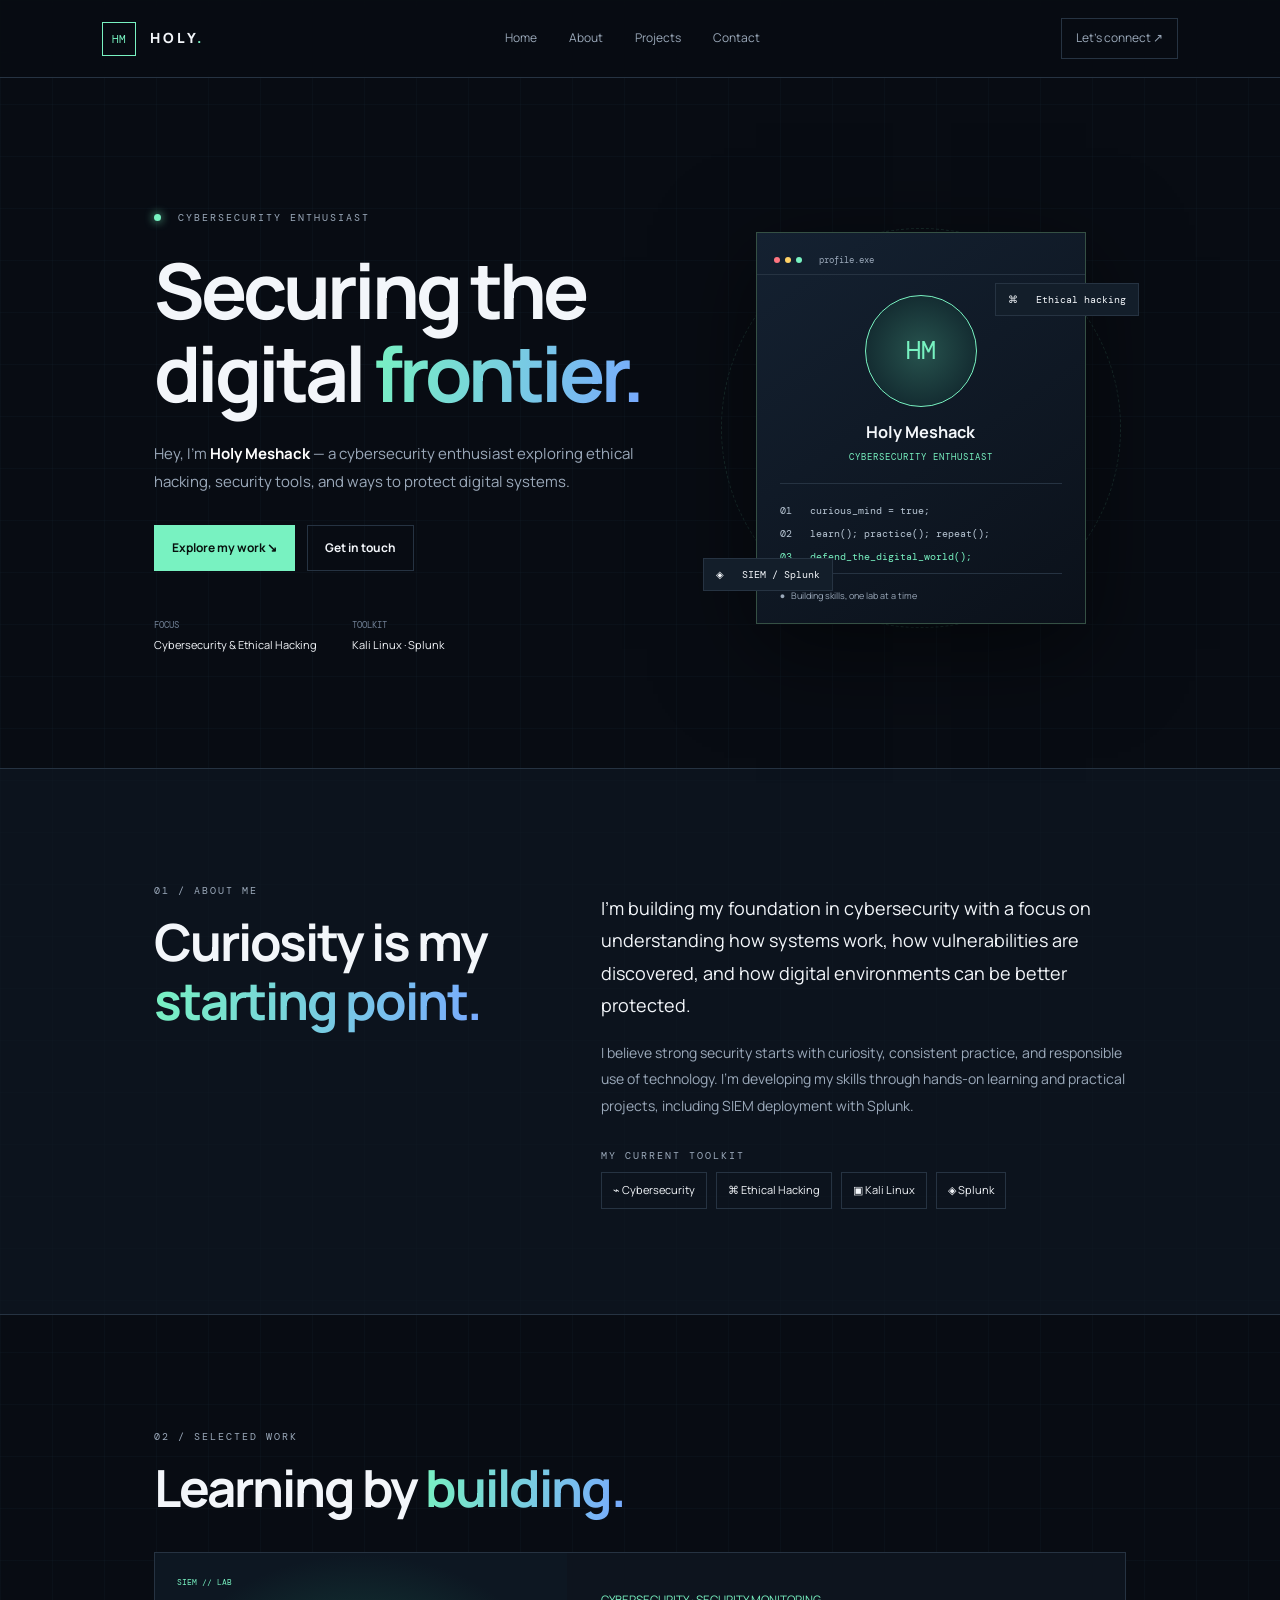
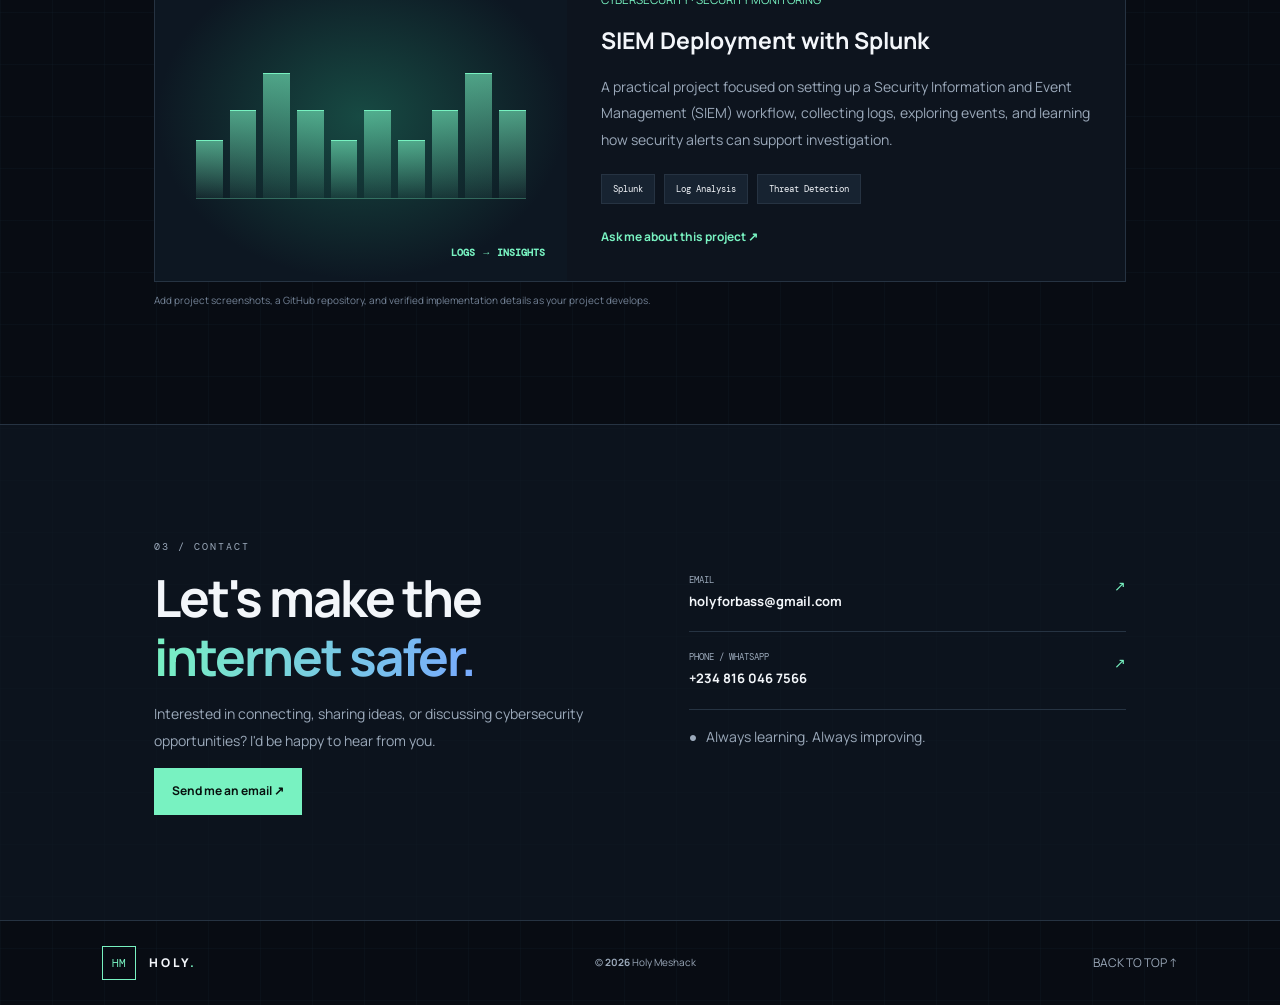
<file: index.html>
<!doctype html>
<html lang="en">
<head>
<meta charset="utf-8"><meta name="viewport" content="width=device-width,initial-scale=1">
<meta name="description" content="Holy Meshack — Cybersecurity Enthusiast">
<title>Holy Meshack | Cybersecurity Enthusiast</title>
<link rel="preconnect" href="https://fonts.googleapis.com">
<link href="https://fonts.googleapis.com/css2?family=DM+Mono:wght@400;500&family=Manrope:wght@400;600;700;800&display=swap" rel="stylesheet">
<link rel="stylesheet" href="style.css"><script src="script.js" defer></script>
</head>
<body>
<header class="header">
  <a class="brand" href="#home"><span>HM</span> HOLY<span class="green">.</span></a>
  <button id="menu" aria-label="Toggle navigation">☰</button>
  <nav id="nav"><a href="#home">Home</a><a href="#about">About</a><a href="#projects">Projects</a><a href="#contact">Contact</a></nav>
  <a class="top-link" href="#contact">Let's connect ↗</a>
</header>
<main>
<section id="home" class="hero">
  <div>
    <p class="eyebrow"><i></i> CYBERSECURITY ENTHUSIAST</p>
    <h1>Securing the<br>digital <span class="gradient">frontier.</span></h1>
    <p class="intro">Hey, I'm <b>Holy Meshack</b> — a cybersecurity enthusiast exploring ethical hacking, security tools, and ways to protect digital systems.</p>
    <div class="actions"><a class="btn primary" href="#projects">Explore my work ↘</a><a class="btn" href="#contact">Get in touch</a></div>
    <div class="meta"><div><small>FOCUS</small>Cybersecurity & Ethical Hacking</div><div><small>TOOLKIT</small>Kali Linux · Splunk</div></div>
  </div>
  <div class="visual">
    <div class="orbit"></div><div class="profile">
      <div class="window"><i></i><i></i><i></i><span>profile.exe</span></div>
      <div class="avatar">HM</div><h3>Holy Meshack</h3><p class="role">CYBERSECURITY ENTHUSIAST</p>
      <hr><p class="code">01 &nbsp; curious_mind = true;</p><p class="code">02 &nbsp; learn(); practice(); repeat();</p><p class="code accent">03 &nbsp; defend_the_digital_world();</p>
      <div class="availability">● &nbsp; Building skills, one lab at a time</div>
    </div>
    <span class="chip chip-a">⌘ &nbsp; Ethical hacking</span><span class="chip chip-b">◈ &nbsp; SIEM / Splunk</span>
  </div>
</section>
<section id="about" class="about section">
  <div><p class="eyebrow">01 / ABOUT ME</p><h2>Curiosity is my<br><span class="gradient">starting point.</span></h2></div>
  <div><p class="lead">I'm building my foundation in cybersecurity with a focus on understanding how systems work, how vulnerabilities are discovered, and how digital environments can be better protected.</p>
  <p class="muted">I believe strong security starts with curiosity, consistent practice, and responsible use of technology. I'm developing my skills through hands-on learning and practical projects, including SIEM deployment with Splunk.</p>
  <p class="eyebrow skills-title">MY CURRENT TOOLKIT</p><div class="skills"><span>⌁ Cybersecurity</span><span>⌘ Ethical Hacking</span><span>▣ Kali Linux</span><span>◈ Splunk</span></div></div>
</section>
<section id="projects" class="section projects">
  <p class="eyebrow">02 / SELECTED WORK</p><h2>Learning by <span class="gradient">building.</span></h2>
  <article class="project">
    <div class="project-art"><small>SIEM // LAB</small><div class="bars"><i></i><i></i><i></i><i></i><i></i><i></i><i></i><i></i><i></i><i></i></div><strong>LOGS → INSIGHTS</strong></div>
    <div class="project-copy"><small class="green">CYBERSECURITY · SECURITY MONITORING</small><h3>SIEM Deployment with Splunk</h3>
    <p class="muted">A practical project focused on setting up a Security Information and Event Management (SIEM) workflow, collecting logs, exploring events, and learning how security alerts can support investigation.</p>
    <div class="tags"><span>Splunk</span><span>Log Analysis</span><span>Threat Detection</span></div>
    <a class="text-link" href="mailto:holyforbass@gmail.com?subject=SIEM%20Deployment%20Project">Ask me about this project ↗</a></div>
  </article>
  <p class="hint">Add project screenshots, a GitHub repository, and verified implementation details as your project develops.</p>
</section>
<section id="contact" class="section contact">
  <div><p class="eyebrow">03 / CONTACT</p><h2>Let's make the<br><span class="gradient">internet safer.</span></h2><p class="muted">Interested in connecting, sharing ideas, or discussing cybersecurity opportunities? I'd be happy to hear from you.</p><a class="btn primary" href="mailto:holyforbass@gmail.com">Send me an email ↗</a></div>
  <div class="contact-list">
    <a href="mailto:holyforbass@gmail.com"><small>EMAIL</small><b>holyforbass@gmail.com</b><span>↗</span></a>
    <a href="https://wa.me/2348160467566" target="_blank" rel="noopener"><small>PHONE / WHATSAPP</small><b>+234 816 046 7566</b><span>↗</span></a>
    <p class="muted">● &nbsp; Always learning. Always improving.</p>
  </div>
</section>
</main>
<footer><a class="brand" href="#home"><span>HM</span> HOLY<span class="green">.</span></a><small>© <b id="year"></b> Holy Meshack</small><a href="#home">BACK TO TOP ↑</a></footer>
</body></html>
</file>
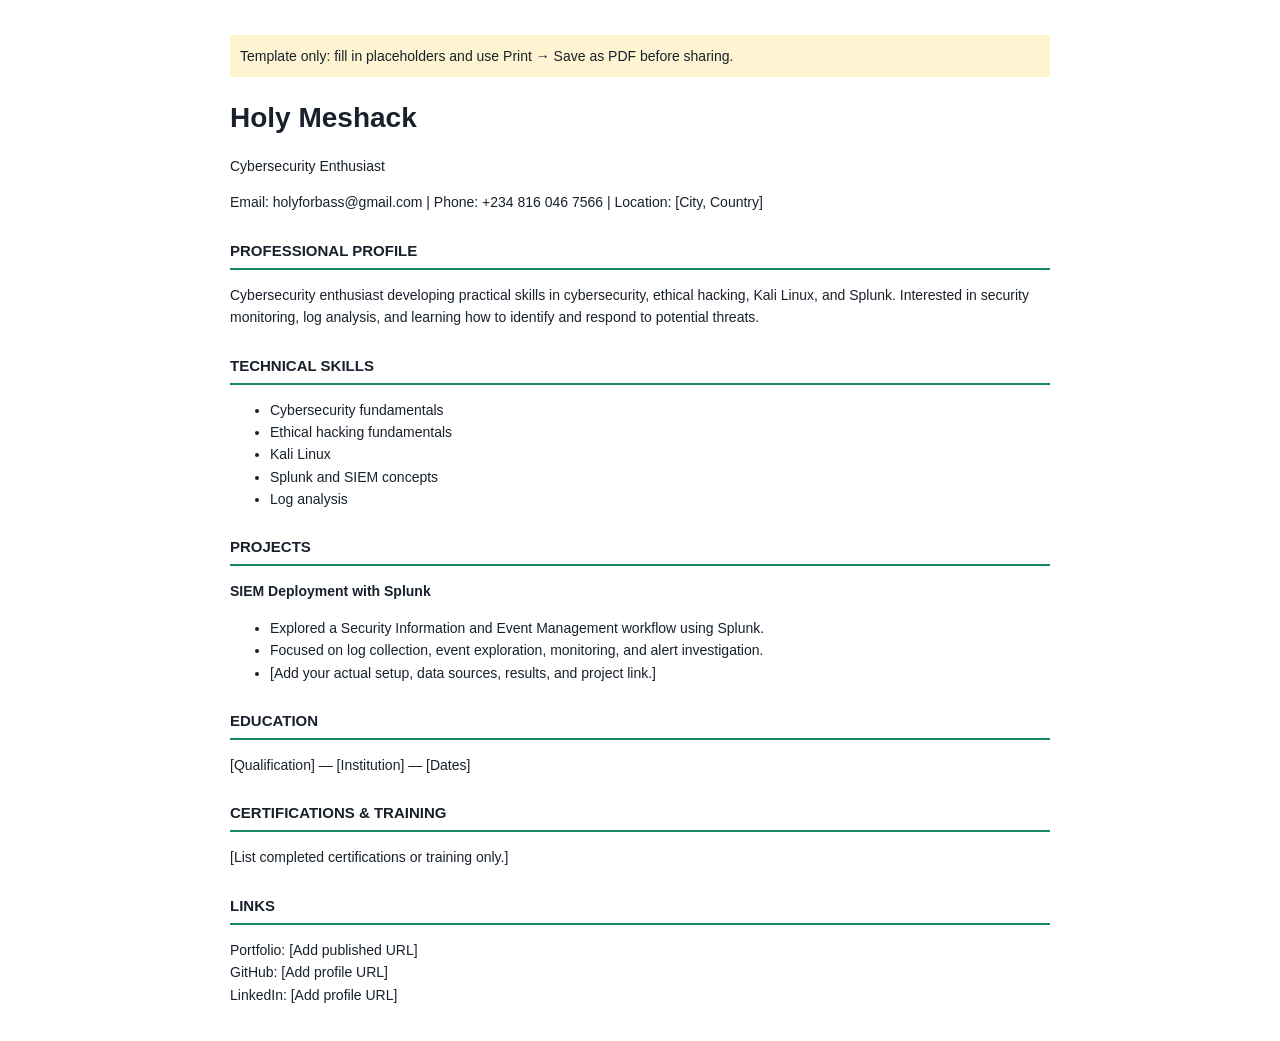
<file: cv-template.html>
<!doctype html><html lang="en"><head><meta charset="utf-8"><meta name="viewport" content="width=device-width,initial-scale=1"><title>Holy Meshack — CV Template</title><style>body{font:14px/1.6 Arial;max-width:820px;margin:35px auto;padding:0 25px;color:#18212c}h1{margin-bottom:0}h2{font-size:15px;text-transform:uppercase;border-bottom:2px solid #168b6c;padding-bottom:5px;margin-top:25px}.note{background:#fff4d1;padding:10px}@media print{.note{display:none}}</style></head><body><p class="note">Template only: fill in placeholders and use Print → Save as PDF before sharing.</p><h1>Holy Meshack</h1><p>Cybersecurity Enthusiast</p><p>Email: holyforbass@gmail.com | Phone: +234 816 046 7566 | Location: [City, Country]</p><h2>Professional Profile</h2><p>Cybersecurity enthusiast developing practical skills in cybersecurity, ethical hacking, Kali Linux, and Splunk. Interested in security monitoring, log analysis, and learning how to identify and respond to potential threats.</p><h2>Technical Skills</h2><ul><li>Cybersecurity fundamentals</li><li>Ethical hacking fundamentals</li><li>Kali Linux</li><li>Splunk and SIEM concepts</li><li>Log analysis</li></ul><h2>Projects</h2><p><b>SIEM Deployment with Splunk</b></p><ul><li>Explored a Security Information and Event Management workflow using Splunk.</li><li>Focused on log collection, event exploration, monitoring, and alert investigation.</li><li>[Add your actual setup, data sources, results, and project link.]</li></ul><h2>Education</h2><p>[Qualification] — [Institution] — [Dates]</p><h2>Certifications & Training</h2><p>[List completed certifications or training only.]</p><h2>Links</h2><p>Portfolio: [Add published URL]<br>GitHub: [Add profile URL]<br>LinkedIn: [Add profile URL]</p></body></html>
</file>
<file: style.css>
:root{--bg:#080c13;--panel:#111a26;--text:#f3f6fa;--muted:#9ba9ba;--line:#263342;--green:#78f2c1;--blue:#78aaff}*{box-sizing:border-box}html{scroll-behavior:smooth;scroll-padding-top:90px}body{margin:0;background:var(--bg);color:var(--text);font:14px Manrope,Arial,sans-serif;line-height:1.7;background-image:linear-gradient(#17233333 1px,transparent 1px),linear-gradient(90deg,#17233333 1px,transparent 1px);background-size:52px 52px}.header{height:78px;position:sticky;top:0;z-index:5;background:#080c13ed;backdrop-filter:blur(15px);border-bottom:1px solid var(--line);display:flex;align-items:center;justify-content:space-between;padding:0 8%}.brand{font-weight:800;letter-spacing:3px;color:var(--text);text-decoration:none}.brand span:first-child{display:inline-grid;place-items:center;border:1px solid var(--green);color:var(--green);width:34px;height:34px;margin-right:8px;font:11px 'DM Mono';letter-spacing:0}.green{color:var(--green)}nav{display:flex;gap:32px}nav a,.top-link,footer a{color:var(--muted);text-decoration:none;font-size:12px}nav a:hover,.top-link:hover{color:var(--green)}.top-link{border:1px solid var(--line);padding:9px 14px}#menu{display:none}.hero{min-height:690px;padding:100px 12% 90px;display:grid;grid-template-columns:1.1fr .9fr;align-items:center;gap:6%}.eyebrow{font:10px 'DM Mono';letter-spacing:2px;color:var(--muted)}.eyebrow i{display:inline-block;width:7px;height:7px;background:var(--green);border-radius:50%;margin-right:9px;box-shadow:0 0 10px var(--green)}h1{font-size:clamp(48px,6vw,80px);line-height:1.08;letter-spacing:-4px;margin:25px 0}.gradient{background:linear-gradient(100deg,var(--green),var(--blue));color:transparent;background-clip:text}.intro,.muted{color:var(--muted);line-height:1.9}.intro{max-width:510px;font-size:15px}.intro b{color:white}.actions{display:flex;gap:12px;margin:28px 0}.btn{display:inline-block;text-decoration:none;color:var(--text);border:1px solid var(--line);padding:12px 17px;font-size:12px;font-weight:700}.primary{background:var(--green);color:#07110e;border-color:var(--green)}.meta{display:flex;gap:35px;margin-top:48px;font-size:11px}.meta div{display:grid;gap:5px}.meta small{font:9px 'DM Mono';color:#718095}.visual{height:440px;display:grid;place-items:center;position:relative}.profile{width:330px;background:linear-gradient(145deg,#142131,#0b111a);border:1px solid #355044;padding:0 23px 20px;z-index:1;box-shadow:0 25px 90px #0008}.window{height:42px;border-bottom:1px solid var(--line);margin:0 -23px 20px;padding:13px 17px}.window i{display:inline-block;width:6px;height:6px;border-radius:50%;background:#ff7580;margin-right:5px}.window i:nth-child(2){background:#ffd166}.window i:nth-child(3){background:var(--green)}.window span{font:9px 'DM Mono';color:var(--muted);margin-left:12px}.avatar{width:112px;height:112px;border:1px solid var(--green);border-radius:50%;margin:20px auto 12px;display:grid;place-items:center;background:radial-gradient(circle,#27534e,#0c1d26);color:var(--green);font:25px 'DM Mono'}.profile h3,.role{text-align:center;margin:4px}.role{font:9px 'DM Mono';letter-spacing:1px;color:var(--green)}hr{border:0;border-top:1px solid var(--line);margin:20px 0}.code{font:10px 'DM Mono';color:#b8c6d4}.accent{color:var(--green)}.availability{border-top:1px solid var(--line);padding-top:14px;color:var(--muted);font-size:9px}.orbit{position:absolute;width:400px;height:400px;border:1px dashed #78f2c122;border-radius:50%}.chip{position:absolute;background:#131e2a;border:1px solid var(--line);padding:9px 12px;font:10px 'DM Mono';z-index:2}.chip-a{top:17%;right:-3%}.chip-b{bottom:13%;left:-3%}.section{padding:105px 12%;border-top:1px solid var(--line)}.about{display:grid;grid-template-columns:.8fr 1.2fr;gap:10%;background:#10182499}.section h2{font-size:clamp(36px,4vw,54px);line-height:1.15;letter-spacing:-2px;margin:15px 0}.lead{font-size:18px;line-height:1.8}.skills-title{margin-top:30px}.skills,.tags{display:flex;flex-wrap:wrap;gap:9px}.skills span,.tags span{border:1px solid var(--line);padding:8px 11px;font-size:11px}.projects h2{margin-bottom:35px}.project{display:grid;grid-template-columns:.85fr 1.15fr;border:1px solid var(--line);background:#0d141e}.project-art{min-height:300px;padding:22px;position:relative;background:radial-gradient(ellipse,#174a43,#0d1722 70%);font:10px 'DM Mono';color:var(--green)}.bars{position:absolute;left:10%;right:10%;top:30%;height:45%;display:flex;align-items:end;gap:7px;border-bottom:1px solid #78f2c155}.bars i{flex:1;height:40%;background:linear-gradient(#78f2c199,#78f2c111);border-top:1px solid var(--green)}.bars i:nth-child(3n){height:85%}.bars i:nth-child(2n){height:60%}.project-art strong{position:absolute;bottom:22px;right:22px}.project-copy{padding:34px}.project-copy h3{font-size:23px;margin:10px 0}.tags{margin-top:20px}.tags span{font:9px 'DM Mono';background:#172331}.text-link{display:inline-block;margin-top:23px;color:var(--green);text-decoration:none;font-weight:700;font-size:12px}.hint{font-size:10px;color:#748397}.contact{display:grid;grid-template-columns:1fr 1fr;gap:10%;background:#10182499}.contact-list{padding-top:25px}.contact-list>a{display:grid;grid-template-columns:1fr auto;gap:4px;padding:19px 0;border-bottom:1px solid var(--line);text-decoration:none;color:var(--text)}.contact-list small{grid-column:1;font:9px 'DM Mono';color:var(--muted)}.contact-list b{font-size:13px}.contact-list a span{grid-column:2;grid-row:1/3;color:var(--green)}footer{padding:25px 8%;display:flex;justify-content:space-between;align-items:center;border-top:1px solid var(--line)}footer small{color:var(--muted);font-size:10px}@media(max-width:760px){.header{padding:0 6%}#menu{display:block;margin-left:auto;margin-right:15px;background:none;border:0;color:white;font-size:22px}nav{display:none;position:absolute;top:77px;left:0;right:0;padding:20px 7%;background:#0b111a;flex-direction:column;gap:17px}nav.open{display:flex}.top-link{display:none}.hero{grid-template-columns:1fr;padding:75px 7% 90px;gap:20px}.visual{height:410px}.chip-a{right:0}.chip-b{left:0}.section{padding:75px 7%}.about,.contact{grid-template-columns:1fr;gap:20px}.project{grid-template-columns:1fr}.project-art{min-height:240px}.project-copy{padding:25px}footer{padding:22px 6%;gap:15px;flex-wrap:wrap}footer small{order:3;width:100%}}@media(prefers-reduced-motion:reduce){html{scroll-behavior:auto}}
</file>
